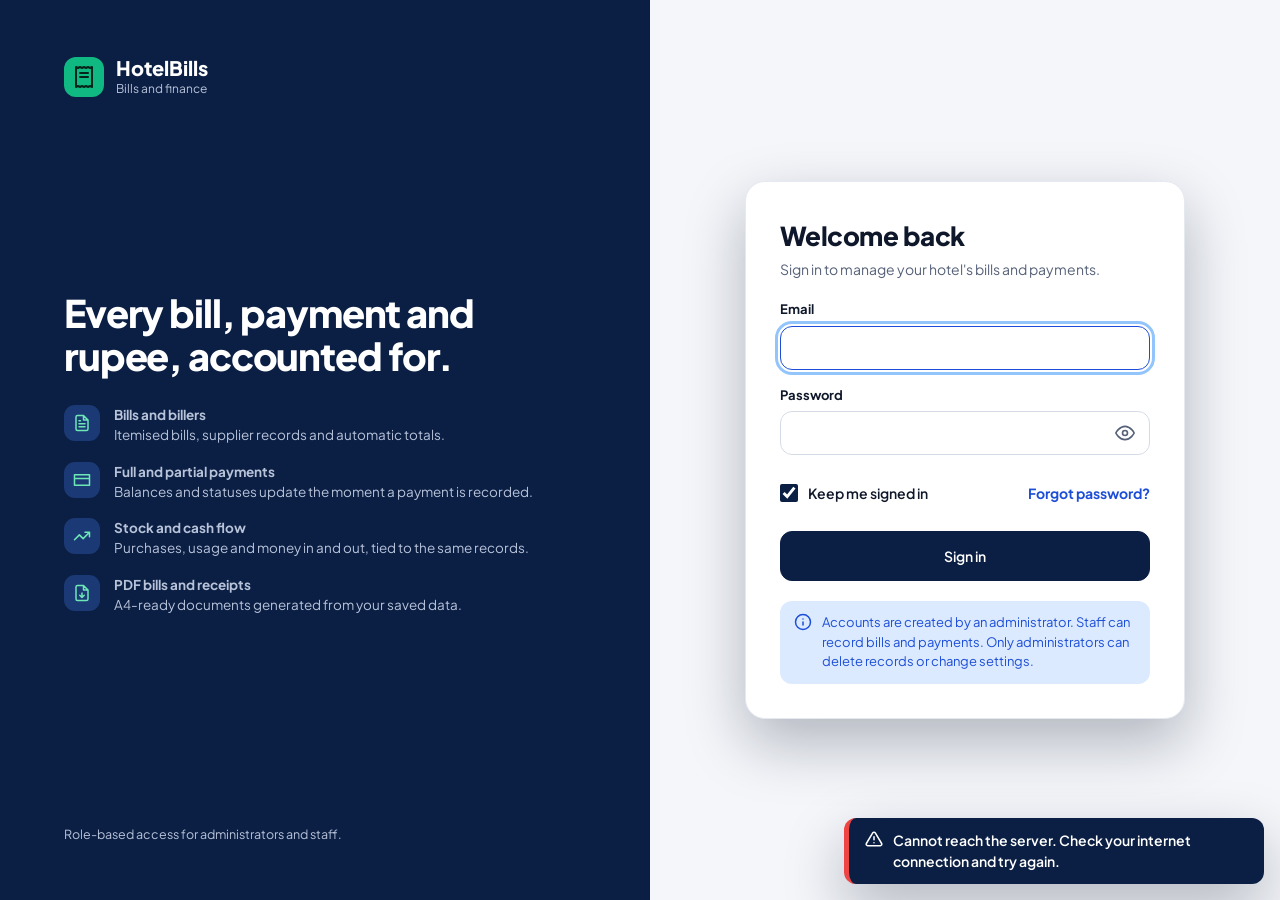
<file: index.html>
<!doctype html>
<html lang="en"><head><meta charset="utf-8">
<meta name="viewport" content="width=device-width,initial-scale=1,viewport-fit=cover">
<meta http-equiv="Content-Security-Policy" content="default-src 'self'; script-src 'self'; style-src 'self' 'unsafe-inline'; img-src 'self' data: blob:; font-src 'self'; connect-src 'self' https://ptjrgcyvenqufpfxcgii.supabase.co wss://ptjrgcyvenqufpfxcgii.supabase.co; object-src 'none'; base-uri 'self'; form-action 'none'; worker-src 'self'; manifest-src 'self'">
<meta name="referrer" content="no-referrer">
<meta name="robots" content="noindex,nofollow">
<meta name="theme-color" content="#0B1F44">
<title>HotelBills</title>
<link rel="icon" type="image/png" sizes="32x32" href="favicon-32.png">
<link rel="apple-touch-icon" href="apple-touch-icon.png">
<link rel="manifest" href="manifest.webmanifest">
<link rel="stylesheet" href="assets/app.1e6a0bd8c7.css">
</head><body>
<div id="boot" class="boot"><div class="spinner" role="status" aria-label="Loading"></div><div>Loading HotelBills</div></div>
<div id="root"></div><div id="modals"></div><div id="toasts" aria-live="polite"></div><div id="printArea" aria-hidden="true"></div>
<noscript><p style="padding:24px;font:16px system-ui">HotelBills needs JavaScript. Please enable it in your browser.</p></noscript>
<script src="assets/jspdf.98ccf17aa1.js" defer></script>
<script src="assets/autotable.27a9c3b618.js" defer></script>
<script src="assets/app.26e949d927.js" defer></script>
</body></html>
</file>
<file: assets/app.1e6a0bd8c7.css>
@font-face{font-family:Plus Jakarta Sans;font-style:normal;font-weight:400;font-display:swap;src:url(./fonts/plus-jakarta-sans-latin-400-normal.woff2) format("woff2")}@font-face{font-family:Plus Jakarta Sans;font-style:normal;font-weight:500;font-display:swap;src:url(./fonts/plus-jakarta-sans-latin-500-normal.woff2) format("woff2")}@font-face{font-family:Plus Jakarta Sans;font-style:normal;font-weight:600;font-display:swap;src:url(./fonts/plus-jakarta-sans-latin-600-normal.woff2) format("woff2")}@font-face{font-family:Plus Jakarta Sans;font-style:normal;font-weight:700;font-display:swap;src:url(./fonts/plus-jakarta-sans-latin-700-normal.woff2) format("woff2")}@font-face{font-family:Plus Jakarta Sans;font-style:normal;font-weight:800;font-display:swap;src:url(./fonts/plus-jakarta-sans-latin-800-normal.woff2) format("woff2")}[hidden]{display:none!important}img{max-width:100%}:root{--bg:#F4F6FA;--surface:#FFFFFF;--surface-2:#F8FAFC;--line:#E5E9F0;--line-2:#D5DBE6;--fg:#0F172A;--fg-2:#566178;--fg-3:#6B7589;--navy:#0B1F44;--navy-2:#1B3A75;--navy-line:#1F3562;--on-navy:#B8C3DA;--btn:#0B1F44;--btn-hover:#14306B;--btn-fg:#FFFFFF;--info-bg:#DBEAFE;--info-fg:#1D4ED8;--ok-bg:#D1FAE5;--ok-fg:#065F46;--ok:#059669;--warn-bg:#FFEDD5;--warn-fg:#9A3412;--warn:#F59E0B;--bad-bg:#FEE2E2;--bad-fg:#991B1B;--bad:#EF4444;--over:#991B1B;--over-fg:#FFFFFF;--income:#2563EB;--expense:#94A3B8;--accent:#10B981;--focus:#93C5FD;--overlay:rgba(8,16,36,.58);--shadow:0 1px 2px rgba(15,23,42,.04),0 6px 16px rgba(15,23,42,.05);--shadow-lg:0 24px 60px rgba(8,16,36,.28);--paper:#FFFFFF;--paper-fg:#111827;--paper-2:#4B5563;--paper-line:#D1D5DB;--paper-head:#0B1F44;--font:"Plus Jakarta Sans",system-ui,-apple-system,"Segoe UI",Roboto,sans-serif}@media(prefers-color-scheme:dark){:root:not([data-theme=light]){--bg:#0A1020;--surface:#121A2E;--surface-2:#172139;--line:#222D47;--line-2:#2E3B5B;--fg:#E8EDF7;--fg-2:#A3AFC6;--fg-3:#8592AC;--navy:#070D1C;--navy-2:#1B2F5C;--navy-line:#18233F;--on-navy:#A9B6D0;--btn:#3A66CC;--btn-hover:#4A78E0;--btn-fg:#FFFFFF;--info-bg:rgba(59,130,246,.2);--info-fg:#93C5FD;--ok-bg:rgba(16,185,129,.18);--ok-fg:#6EE7B7;--ok:#34D399;--warn-bg:rgba(245,158,11,.18);--warn-fg:#FBBF24;--warn:#F59E0B;--bad-bg:rgba(239,68,68,.18);--bad-fg:#FCA5A5;--bad:#F87171;--over:#DC2626;--over-fg:#FFFFFF;--income:#60A5FA;--expense:#8592AC;--focus:#60A5FA;--overlay:rgba(0,0,0,.65);--shadow:0 1px 2px rgba(0,0,0,.3),0 6px 16px rgba(0,0,0,.25);--shadow-lg:0 24px 60px rgba(0,0,0,.6);color-scheme:dark}}:root[data-theme=dark]{--bg:#0A1020;--surface:#121A2E;--surface-2:#172139;--line:#222D47;--line-2:#2E3B5B;--fg:#E8EDF7;--fg-2:#A3AFC6;--fg-3:#8592AC;--navy:#070D1C;--navy-2:#1B2F5C;--navy-line:#18233F;--on-navy:#A9B6D0;--btn:#3A66CC;--btn-hover:#4A78E0;--btn-fg:#FFFFFF;--info-bg:rgba(59,130,246,.2);--info-fg:#93C5FD;--ok-bg:rgba(16,185,129,.18);--ok-fg:#6EE7B7;--ok:#34D399;--warn-bg:rgba(245,158,11,.18);--warn-fg:#FBBF24;--warn:#F59E0B;--bad-bg:rgba(239,68,68,.18);--bad-fg:#FCA5A5;--bad:#F87171;--over:#DC2626;--over-fg:#FFFFFF;--income:#60A5FA;--expense:#8592AC;--focus:#60A5FA;--overlay:rgba(0,0,0,.65);--shadow:0 1px 2px rgba(0,0,0,.3),0 6px 16px rgba(0,0,0,.25);--shadow-lg:0 24px 60px rgba(0,0,0,.6);color-scheme:dark}*{box-sizing:border-box}html,body{margin:0}body{background:var(--bg);color:var(--fg);font-family:var(--font);font-size:14px;line-height:1.5;font-variant-numeric:tabular-nums;-webkit-font-smoothing:antialiased}button,input,select,textarea{font:inherit;color:inherit}button{cursor:pointer}h1,h2,h3{margin:0;letter-spacing:-.01em}a{color:var(--info-fg)}:focus-visible{outline:3px solid var(--focus);outline-offset:2px}.sr{position:absolute;width:1px;height:1px;overflow:hidden;clip:rect(0 0 0 0);white-space:nowrap}svg.i{flex:0 0 auto;display:block}.boot{position:fixed;inset:0;background:var(--bg);display:flex;flex-direction:column;align-items:center;justify-content:center;gap:14px;color:var(--fg-2);font-weight:600;z-index:300}.spinner{width:34px;height:34px;border-radius:50%;border:4px solid var(--line-2);border-top-color:var(--accent);animation:spin .8s linear infinite}.spinner.sm{width:18px;height:18px;border-width:3px}@keyframes spin{to{transform:rotate(360deg)}}.busy{position:fixed;inset:0;background:var(--overlay);display:flex;align-items:center;justify-content:center;z-index:400}.busy>div{background:var(--surface);border-radius:16px;padding:22px 28px;display:flex;align-items:center;gap:14px;font-weight:700;box-shadow:var(--shadow-lg)}@media(prefers-reduced-motion:reduce){.spinner{animation-duration:2.4s}*{scroll-behavior:auto!important}}.btn{min-height:44px;padding:0 16px;border-radius:12px;border:1px solid var(--line-2);background:var(--surface);color:var(--fg);font-weight:600;font-size:14px;display:inline-flex;align-items:center;justify-content:center;gap:8px;white-space:nowrap;text-decoration:none}.btn:hover{background:var(--surface-2)}.btn-primary{background:var(--btn);border-color:var(--btn);color:var(--btn-fg)}.btn-primary:hover{background:var(--btn-hover)}.btn-danger{background:var(--over);border-color:var(--over);color:var(--over-fg)}.btn-danger:hover{filter:brightness(1.08);background:var(--over)}.btn-ghost{border-color:transparent;background:transparent}.btn-sm{min-height:40px;padding:0 12px;font-size:13px;border-radius:10px}.btn-icon{width:40px;height:40px;min-height:40px;padding:0;border-radius:10px;border-color:transparent;background:transparent;color:var(--fg-2)}.btn-icon:hover{background:var(--surface-2);color:var(--fg)}.btn-icon.bad:hover{color:var(--bad-fg);background:var(--bad-bg)}.btn[disabled],.btn[aria-disabled=true]{opacity:.55;cursor:not-allowed}.link{background:none;border:0;padding:0;color:var(--info-fg);font-weight:700;text-align:left;cursor:pointer}.link:hover{text-decoration:underline}.app{display:flex;min-height:100vh}.sidebar{flex:0 0 248px;background:var(--navy);color:var(--on-navy);transition:flex-basis .18s}.collapsed .sidebar{flex-basis:84px}.sb-in{position:sticky;top:0;height:100vh;display:flex;flex-direction:column;justify-content:space-between;gap:20px;padding:20px 14px;overflow-y:auto}.brand{display:flex;align-items:center;gap:12px;padding:0 6px}.brand-mark{width:40px;height:40px;flex:0 0 40px;border-radius:12px;background:var(--accent);color:#04251a;display:flex;align-items:center;justify-content:center;overflow:hidden}.brand-mark img{width:100%;height:100%;object-fit:cover}.brand b{display:block;color:#fff;font-size:17px;font-weight:800;line-height:1.2;overflow-wrap:anywhere}.brand small{display:block;color:var(--on-navy);font-size:12px}.nav{display:flex;flex-direction:column;gap:4px;margin-top:26px}.nav-btn{display:flex;align-items:center;gap:12px;min-height:44px;padding:0 14px;border:0;border-radius:12px;background:transparent;color:var(--on-navy);font-weight:600;font-size:14px;text-align:left;white-space:nowrap;width:100%}.nav-btn:hover{background:#ffffff1a}.nav-btn[aria-current=page]{background:var(--navy-2);color:#fff}.nav-btn .badge{margin-left:auto;background:var(--over);color:#fff;border-radius:999px;font-size:11px;font-weight:800;padding:1px 7px}.sb-foot{border-top:1px solid var(--navy-line);padding-top:14px;display:flex;flex-direction:column;gap:4px}.collapsed .nav-btn span,.collapsed .brand>div,.collapsed .nav-btn .badge{display:none}.collapsed .nav-btn{justify-content:center;padding:0}.main{flex:1;min-width:0;display:flex;flex-direction:column}.topbar{position:sticky;top:env(safe-area-inset-top,0px);z-index:30;background:var(--surface);border-bottom:1px solid var(--line);padding:12px 24px;display:flex;align-items:center;gap:12px}.topbar h1{font-size:20px;font-weight:800;white-space:nowrap}.tb-search{position:relative;flex:1 1 220px;max-width:420px;min-width:0}.tb-search svg{position:absolute;left:14px;top:13px;color:var(--fg-3);pointer-events:none}.tb-search input{width:100%;height:44px;border:1px solid var(--line);background:var(--bg);border-radius:12px;padding:0 14px 0 42px}.tb-right{margin-left:auto;display:flex;align-items:center;gap:10px}.icon-btn{position:relative;width:44px;height:44px;border-radius:12px;border:1px solid var(--line);background:var(--surface);color:var(--fg);display:inline-flex;align-items:center;justify-content:center}.icon-btn:hover{background:var(--surface-2)}.icon-btn .dot{position:absolute;top:-6px;right:-6px;min-width:18px;height:18px;border-radius:999px;background:var(--over);color:#fff;font-size:11px;font-weight:800;display:flex;align-items:center;justify-content:center;padding:0 4px;border:2px solid var(--surface)}.profile-btn{display:flex;align-items:center;gap:10px;min-height:44px;padding:0 12px 0 5px;border:1px solid var(--line);background:var(--surface);border-radius:999px}.avatar{width:34px;height:34px;border-radius:50%;background:var(--navy-2);color:#fff;font-weight:700;font-size:13px;display:flex;align-items:center;justify-content:center;flex:0 0 34px}.pf-text{display:flex;flex-direction:column;text-align:left;line-height:1.2}.pf-text b{font-size:13px}.pf-text small{font-size:12px;color:var(--fg-2)}.menu-wrap{position:relative}.menu{position:absolute;right:0;top:calc(100% + 8px);width:280px;max-width:calc(100vw - 32px);background:var(--surface);border:1px solid var(--line);border-radius:14px;box-shadow:var(--shadow-lg);padding:8px;z-index:60}.menu-item{display:flex;align-items:center;gap:10px;width:100%;min-height:44px;padding:0 12px;border:0;background:transparent;border-radius:10px;font-weight:600;text-align:left}.menu-item:hover{background:var(--surface-2)}.menu-item.bad{color:var(--bad-fg)}.menu-head{padding:10px 12px 12px;border-bottom:1px solid var(--line);margin-bottom:6px}.menu-head small{color:var(--fg-2);display:block}.menu-list{max-height:360px;overflow-y:auto;display:flex;flex-direction:column}.menu-row{display:flex;flex-direction:column;gap:2px;width:100%;text-align:left;padding:10px 12px;border:0;background:transparent;border-radius:10px}.menu-row:hover{background:var(--surface-2)}.menu-row small{color:var(--fg-2)}.search-menu{left:0;right:auto;width:min(480px,calc(100vw - 32px))}.content{padding:24px;display:flex;flex-direction:column;gap:20px;width:100%;max-width:1560px}.scrim,.menu-btn-mobile{display:none}@media(max-width:900px){.sidebar{position:fixed;inset:0 auto 0 0;width:272px;flex:none;z-index:70;transform:translate(-102%);transition:transform .2s}.collapsed .sidebar{flex:none}.nav-open .sidebar{transform:none}.nav-open .scrim{display:block;position:fixed;inset:0;background:var(--overlay);z-index:65}.collapsed .nav-btn span,.collapsed .brand>div{display:revert}.collapsed .nav-btn{justify-content:flex-start;padding:0 14px}.topbar{padding:10px 16px;flex-wrap:wrap}.topbar h1{font-size:18px}.tb-search{order:5;flex:1 1 100%;max-width:none}.pf-text{display:none}.profile-btn{padding:0 5px}.content{padding:16px}}.page-head{display:flex;flex-wrap:wrap;align-items:flex-end;justify-content:space-between;gap:14px}.page-head h2{font-size:24px;font-weight:800;letter-spacing:-.02em}.page-head p{margin:2px 0 0;color:var(--fg-2)}.actions{display:flex;flex-wrap:wrap;gap:10px;align-items:center}.card{background:var(--surface);border:1px solid var(--line);border-radius:16px;padding:20px;box-shadow:var(--shadow);min-width:0}.card-h{display:flex;flex-wrap:wrap;justify-content:space-between;align-items:flex-start;gap:10px;margin-bottom:14px}.card-h h3{font-size:16px;font-weight:800}.card-h p{margin:0;color:var(--fg-2);font-size:13px}.grid{display:grid;gap:16px;grid-template-columns:repeat(auto-fit,minmax(200px,1fr))}.grid.w2{grid-template-columns:repeat(auto-fit,minmax(min(100%,380px),1fr))}.grid.w3{grid-template-columns:repeat(auto-fit,minmax(min(100%,320px),1fr))}.kpis{display:grid;gap:14px;grid-template-columns:repeat(auto-fit,minmax(215px,1fr))}.kpi{background:var(--surface);border:1px solid var(--line);border-radius:16px;padding:18px;display:flex;flex-direction:column;gap:14px;box-shadow:var(--shadow);min-width:0}.kpi-top{display:flex;justify-content:space-between;align-items:center;gap:10px;color:var(--fg-2);font-weight:600;font-size:13px}.chip{width:36px;height:36px;border-radius:11px;display:flex;align-items:center;justify-content:center;flex:0 0 36px}.chip.info{background:var(--info-bg);color:var(--info-fg)}.chip.ok{background:var(--ok-bg);color:var(--ok-fg)}.chip.warn{background:var(--warn-bg);color:var(--warn-fg)}.chip.bad{background:var(--bad-bg);color:var(--bad-fg)}.chip.slate{background:var(--line);color:var(--fg-2)}.kpi-val{font-size:24px;font-weight:800;letter-spacing:-.02em;line-height:1.15;white-space:nowrap}.kpi-val small{display:block;font-size:12px;font-weight:700;color:var(--fg-2);margin-bottom:2px;letter-spacing:0}.modal .kpi-val{font-size:22px}.kpi-sub{font-size:12.5px;color:var(--fg-2);margin-top:3px}.kpi.dark{background:var(--navy);border-color:var(--navy);color:#fff}.kpi.dark .kpi-top,.kpi.dark .kpi-sub,.kpi.dark .kpi-val small{color:var(--on-navy)}.pill{display:inline-block;padding:3px 10px;border-radius:999px;font-size:12px;font-weight:700;white-space:nowrap;background:var(--info-bg);color:var(--info-fg)}.pill.paid,.pill.ok,.pill.active{background:var(--ok-bg);color:var(--ok-fg)}.pill.partial,.pill.low,.pill.warn{background:var(--warn-bg);color:var(--warn-fg)}.pill.unpaid,.pill.bad,.pill.voided{background:var(--bad-bg);color:var(--bad-fg)}.pill.overdue,.pill.out{background:var(--over);color:var(--over-fg)}.pill.inactive,.pill.muted{background:var(--line);color:var(--fg-2)}.tag-demo{background:var(--info-bg);color:var(--info-fg);font-size:12px;font-weight:700;padding:5px 12px;border-radius:999px}.toolbar{display:flex;flex-wrap:wrap;gap:12px;align-items:flex-end}.toolbar .field{flex:1 1 150px;min-width:130px}.toolbar .field.grow{flex:2 1 240px}.field{display:flex;flex-direction:column;gap:6px;min-width:0}.field label,.lbl{font-size:13px;font-weight:700}.req{color:var(--bad-fg)}.field input,.field select,.field textarea{width:100%;min-height:44px;border:1px solid var(--line-2);border-radius:12px;background:var(--surface);padding:0 14px;color:var(--fg)}.field textarea{padding:10px 14px;min-height:92px;resize:vertical}.field input:focus,.field select:focus,.field textarea:focus{border-color:var(--info-fg)}.field input[type=checkbox]{width:18px;height:18px;min-height:0;padding:0;accent-color:var(--btn)}.field input[readonly]{background:var(--surface-2);color:var(--fg-2)}.hint{font-size:12px;color:var(--fg-2)}.check{display:flex;align-items:center;gap:10px;min-height:44px;font-weight:600;cursor:pointer}.check input{width:18px;height:18px;accent-color:var(--btn);margin:0}.span-all{grid-column:1/-1}.form-err{display:none;background:var(--bad-bg);color:var(--bad-fg);border:1px solid var(--bad);border-radius:12px;padding:10px 14px;font-weight:600;margin-bottom:14px}.form-err.show{display:block}.note{display:flex;gap:10px;align-items:flex-start;background:var(--info-bg);color:var(--info-fg);border-radius:12px;padding:12px 14px;font-size:13px}.note.warn{background:var(--warn-bg);color:var(--warn-fg)}.note.bad{background:var(--bad-bg);color:var(--bad-fg)}.note.ok{background:var(--ok-bg);color:var(--ok-fg)}.tbl-wrap{overflow-x:auto;border-radius:12px}table.tbl{width:100%;border-collapse:collapse;min-width:760px}.tbl th{position:relative;text-align:left;font-size:12px;font-weight:700;text-transform:uppercase;letter-spacing:.04em;color:var(--fg-2);background:var(--surface-2);padding:10px 14px;white-space:nowrap}.tbl th:first-child{border-radius:10px 0 0 10px}.tbl th:last-child{border-radius:0 10px 10px 0}.tbl td{padding:12px 14px;border-bottom:1px solid var(--line);vertical-align:middle}.tbl tbody tr:hover td{background:var(--surface-2)}.tbl tfoot td{font-weight:800;border-bottom:0;background:var(--surface-2)}.tbl .num{text-align:right;white-space:nowrap}.tbl .act{text-align:right;white-space:nowrap;width:1%}.tbl .sub{display:block;font-size:12px;color:var(--fg-2)}.th-sort{background:none;border:0;padding:0;font:inherit;text-transform:inherit;letter-spacing:inherit;color:inherit;display:inline-flex;align-items:center;gap:4px;cursor:pointer}.th-sort:hover{color:var(--fg)}.pager{display:flex;flex-wrap:wrap;justify-content:space-between;align-items:center;gap:12px;margin-top:14px;font-size:13px;color:var(--fg-2)}.pager .pg{display:flex;gap:6px;align-items:center;flex-wrap:wrap}.pg-btn{min-width:40px;height:40px;border-radius:10px;border:1px solid var(--line-2);background:var(--surface);font-weight:700}.pg-btn[aria-current=true]{background:var(--btn);color:var(--btn-fg);border-color:var(--btn)}.pg-btn[disabled]{opacity:.45;cursor:not-allowed}.empty{display:flex;flex-direction:column;align-items:center;text-align:center;gap:10px;padding:44px 16px;color:var(--fg-2)}.empty .chip{width:56px;height:56px;border-radius:16px}.empty b{color:var(--fg);font-size:16px}.empty p{margin:0;max-width:420px}.tabs{display:flex;gap:4px;flex-wrap:wrap;border-bottom:1px solid var(--line)}.tab{min-height:44px;padding:0 16px;background:none;border:0;border-bottom:3px solid transparent;font-weight:700;color:var(--fg-2)}.tab[aria-selected=true]{color:var(--fg);border-bottom-color:var(--accent)}.stack{display:flex;flex-direction:column;gap:16px}.row{display:flex;flex-wrap:wrap;gap:12px;align-items:center}.kv{display:grid;grid-template-columns:repeat(auto-fit,minmax(180px,1fr));gap:14px}.kv dt{font-size:12px;color:var(--fg-2);font-weight:700;text-transform:uppercase;letter-spacing:.04em}.kv dd{margin:2px 0 0;font-weight:600;overflow-wrap:anywhere}.list-row{display:flex;align-items:center;gap:12px;padding:12px 0;border-top:1px solid var(--line)}.list-row:first-child{border-top:0}.list-row .grow{flex:1;min-width:0}.list-row small{display:block;color:var(--fg-2);font-size:12px}.bar{height:8px;border-radius:999px;background:var(--line);overflow:hidden}.bar>i{display:block;height:100%;border-radius:999px}.legend{display:flex;flex-wrap:wrap;gap:14px;font-size:13px;color:var(--fg-2);font-weight:600}.legend i{display:inline-block;width:10px;height:10px;border-radius:3px;margin-right:6px}.chart{width:100%;height:auto;display:block}.chart text{fill:var(--fg-2);font-family:var(--font)}.chart .gl{stroke:var(--line)}.chart .strong{fill:var(--fg);font-weight:700}.totals{margin-left:auto;width:min(100%,340px);display:flex;flex-direction:column;gap:6px}.totals div{display:flex;justify-content:space-between;gap:16px}.totals .grand{font-size:17px;font-weight:800;border-top:2px solid var(--line-2);padding-top:8px;margin-top:4px}.totals .due{font-weight:800;color:var(--bad-fg)}.line-row{display:grid;grid-template-columns:minmax(150px,2.2fr) minmax(130px,1.4fr) 90px 120px 120px 44px;gap:10px;align-items:end;padding:12px;border:1px solid var(--line);border-radius:12px;background:var(--surface-2)}.line-row .amt{font-weight:800;min-height:44px;display:flex;align-items:center;justify-content:flex-end}@media(max-width:760px){.line-row{grid-template-columns:1fr 1fr}.line-row .field:first-child{grid-column:1/-1}}.backdrop{position:fixed;inset:0;background:var(--overlay);z-index:100;display:flex;align-items:flex-start;justify-content:center;padding:calc(3vh + env(safe-area-inset-top,0px)) 16px 3vh;overflow-y:auto}.modal{background:var(--surface);border-radius:18px;width:100%;max-width:640px;box-shadow:var(--shadow-lg);border:1px solid var(--line);margin:auto 0}.modal.md{max-width:780px}.modal.lg{max-width:1040px}.modal.sm{max-width:480px}.modal-h{display:flex;justify-content:space-between;align-items:center;gap:12px;padding:16px 24px;border-bottom:1px solid var(--line)}.modal-h h2{font-size:18px;font-weight:800}.modal-b{padding:24px;min-width:0}.modal-f{padding:14px 24px;border-top:1px solid var(--line);display:flex;justify-content:flex-end;flex-wrap:wrap;gap:10px}@media(max-width:640px){.modal-h,.modal-b,.modal-f{padding-left:16px;padding-right:16px}.backdrop{padding-left:8px;padding-right:8px}}#toasts{position:fixed;right:16px;bottom:calc(16px + env(safe-area-inset-bottom,0px));display:flex;flex-direction:column;gap:10px;z-index:500;max-width:calc(100vw - 32px)}.toast{display:flex;align-items:flex-start;gap:10px;background:var(--navy);color:#fff;border-radius:12px;padding:12px 16px;box-shadow:var(--shadow-lg);font-weight:600;max-width:420px;border-left:5px solid var(--info-fg)}.toast.ok{border-left-color:var(--accent)}.toast.err{border-left-color:var(--bad)}.auth{display:flex;flex-wrap:wrap;min-height:100vh}.auth-side{flex:1 1 480px;background:var(--navy);color:#fff;padding:56px 64px;display:flex;flex-direction:column;justify-content:space-between;gap:36px}.auth-side h1{font-size:38px;font-weight:800;line-height:1.12;letter-spacing:-.03em;max-width:520px}.auth-side li{list-style:none;display:flex;gap:14px;align-items:flex-start;margin-bottom:16px}.auth-side ul{padding:0;margin:0}.auth-side li b{display:block}.auth-side li span{color:var(--on-navy);font-size:13.5px}.auth-side .chip{background:var(--navy-2);color:#6ee7b7}.auth-main{flex:1 1 460px;display:flex;align-items:center;justify-content:center;padding:48px 24px}.auth-card{width:100%;max-width:440px;background:var(--surface);border:1px solid var(--line);border-radius:20px;padding:34px;box-shadow:var(--shadow-lg);display:flex;flex-direction:column;gap:20px}.auth-card h2{font-size:26px;font-weight:800;letter-spacing:-.02em}.auth-card .sub{color:var(--fg-2);margin:4px 0 0}.pw{position:relative}.pw input{padding-right:52px!important}.pw button{position:absolute;right:3px;top:0;width:44px;height:44px;border:0;background:none;color:var(--fg-2);display:flex;align-items:center;justify-content:center;border-radius:10px}.code-box{font-family:ui-monospace,Menlo,Consolas,monospace;font-size:22px;font-weight:700;letter-spacing:.08em;text-align:center;background:var(--surface-2);border:2px dashed var(--line-2);border-radius:14px;padding:18px 10px;user-select:all;overflow-wrap:anywhere}@media(max-width:820px){.auth-side{padding:28px 20px;flex-basis:100%}.auth-side .feat{display:none}.auth-main{padding:28px 16px}.auth-card{padding:24px 20px}}.paper-wrap{overflow-x:auto;background:var(--bg);border-radius:12px;padding:16px}.paper{background:var(--paper);color:var(--paper-fg);width:794px;max-width:none;margin:0 auto;padding:44px 48px;font-size:13px;line-height:1.45;box-shadow:var(--shadow)}.paper h1{font-size:26px;letter-spacing:.02em;color:var(--paper-head);margin:0}.paper h4{margin:0 0 4px;font-size:11px;text-transform:uppercase;letter-spacing:.08em;color:var(--paper-2)}.paper .ph{display:flex;justify-content:space-between;gap:24px;border-bottom:3px solid var(--paper-head);padding-bottom:16px;margin-bottom:20px}.paper .ph img{max-height:56px;max-width:160px;display:block;margin-bottom:8px}.paper .two{display:flex;justify-content:space-between;gap:24px;margin-bottom:20px}.paper table{width:100%;border-collapse:collapse;margin-bottom:16px}.paper th{background:var(--paper-head);color:#fff;text-align:left;padding:8px 10px;font-size:11px;text-transform:uppercase;letter-spacing:.05em}.paper td{padding:8px 10px;border-bottom:1px solid var(--paper-line)}.paper .r{text-align:right}.paper .tot{margin-left:auto;width:290px}.paper .tot div{display:flex;justify-content:space-between;padding:3px 0}.paper .tot .g{font-weight:800;font-size:15px;border-top:2px solid var(--paper-head);margin-top:4px;padding-top:6px}.paper .stamp{display:inline-block;border:2px solid currentColor;border-radius:6px;padding:2px 10px;font-weight:800;text-transform:uppercase;letter-spacing:.08em;font-size:12px}.paper .foot{margin-top:24px;color:var(--paper-2);font-size:11.5px;border-top:1px solid var(--paper-line);padding-top:10px}#printArea{display:none}@media print{body{background:#fff}body>*:not(#printArea){display:none!important}#printArea{display:block}#printArea .paper{box-shadow:none;width:auto;padding:0}@page{size:A4;margin:14mm}}.sync{position:fixed;left:50%;transform:translate(-50%);bottom:calc(14px + env(safe-area-inset-bottom,0px));z-index:400;padding:6px 14px;border-radius:999px;font-size:12.5px;font-weight:600;background:var(--navy);color:#fff;box-shadow:0 4px 16px #00000040}.sync.saved{background:var(--ok)}.sync.offline,.sync.error{background:#b45309}.sync[hidden]{display:none}@media print{.sync{display:none}}.theme-grid{display:grid;grid-template-columns:repeat(auto-fit,minmax(200px,1fr));gap:12px}.theme-opt{display:flex;gap:12px;align-items:center;padding:14px;border:2px solid var(--line);border-radius:14px;cursor:pointer;background:var(--surface)}.theme-opt input{position:absolute;opacity:0;pointer-events:none}.theme-opt small{display:block;color:var(--fg-2);font-size:12.5px;margin-top:2px}.theme-opt.on{border-color:var(--ok);box-shadow:0 0 0 3px color-mix(in srgb,var(--ok) 25%,transparent)}.theme-opt:focus-within{outline:2px solid var(--ok);outline-offset:2px}.theme-ic{display:grid;place-items:center;width:42px;height:42px;border-radius:12px;background:var(--surface-2);flex:0 0 auto}.field,.grid>*,.filters>*{min-width:0}.field input[type=date],.field input[type=month],.field input[type=time]{-webkit-appearance:none;appearance:none;display:block;width:100%;min-width:0;max-width:100%;box-sizing:border-box;min-height:44px;line-height:44px;text-align:left}.field input[type=date]::-webkit-date-and-time-value,.field input[type=month]::-webkit-date-and-time-value{text-align:left;min-height:1.4em;margin:0;padding:0}.field input[type=date]::-webkit-calendar-picker-indicator{opacity:.7}
</file>
